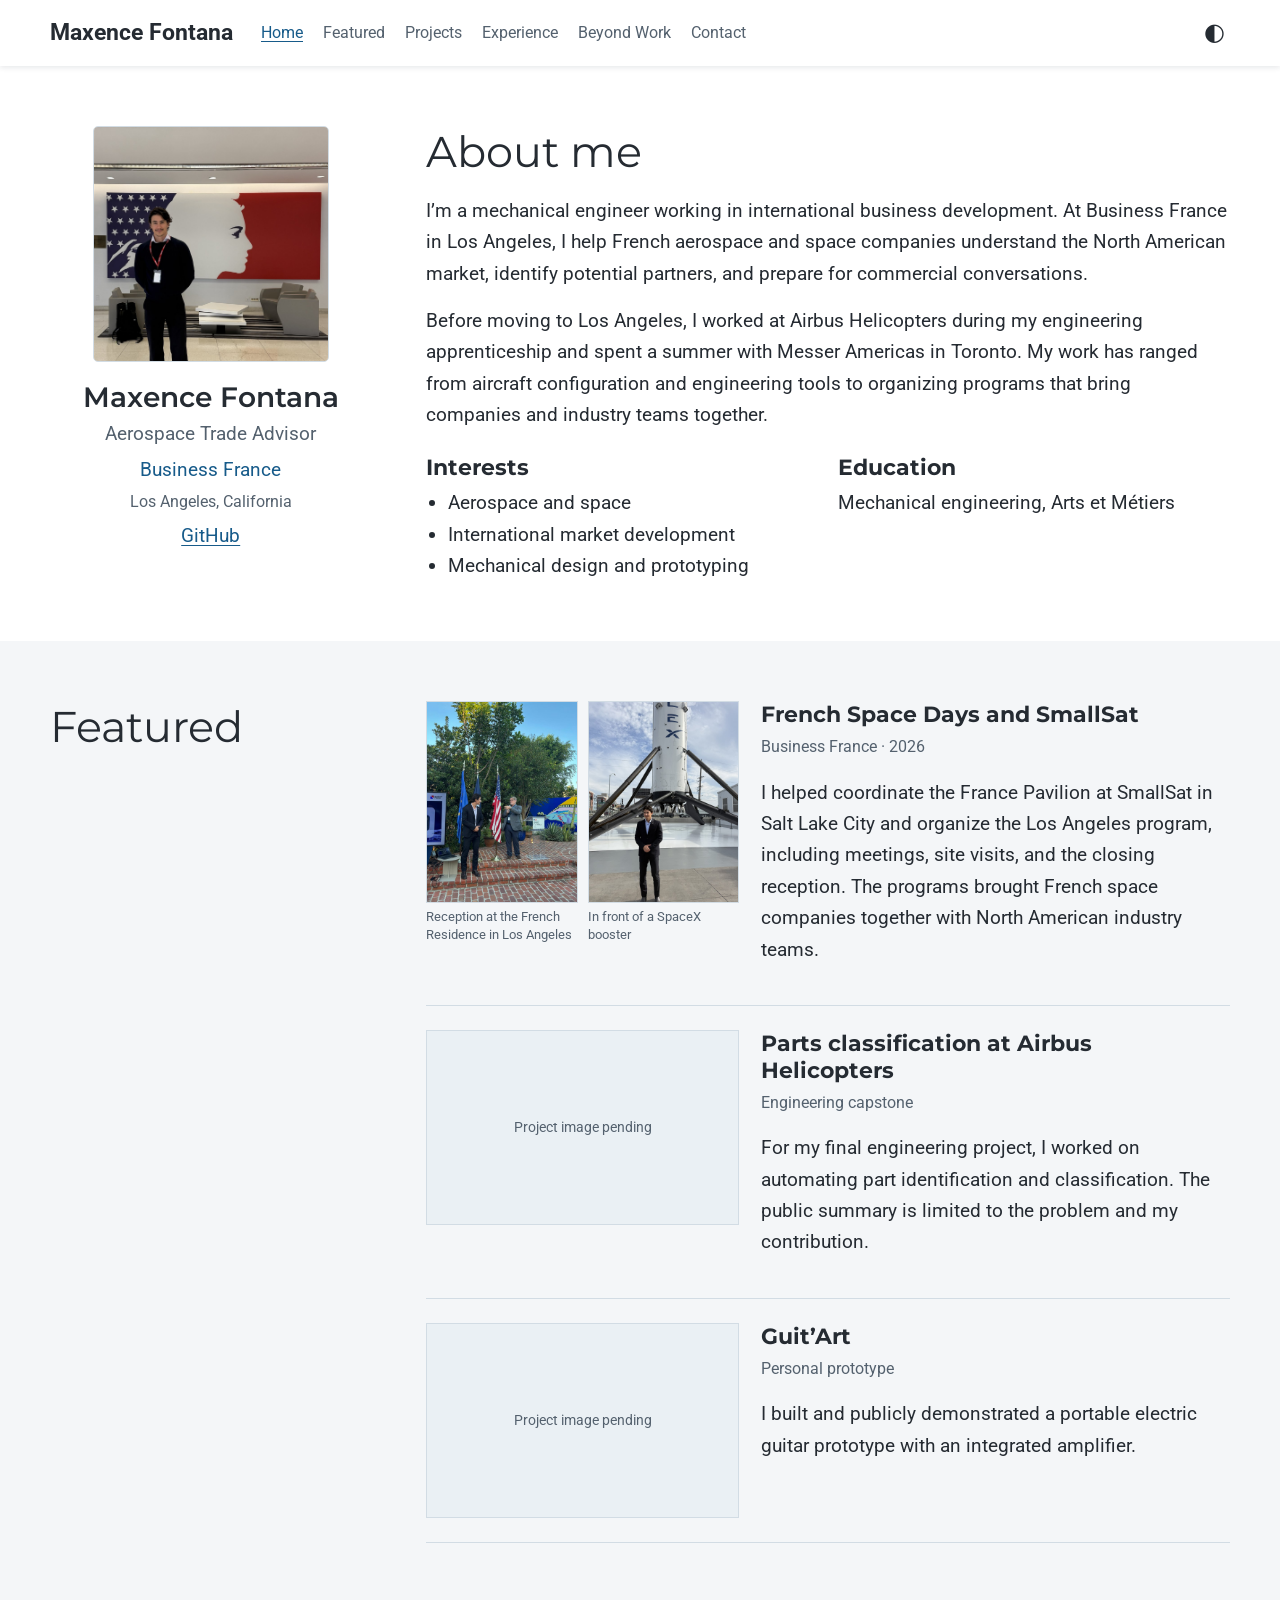
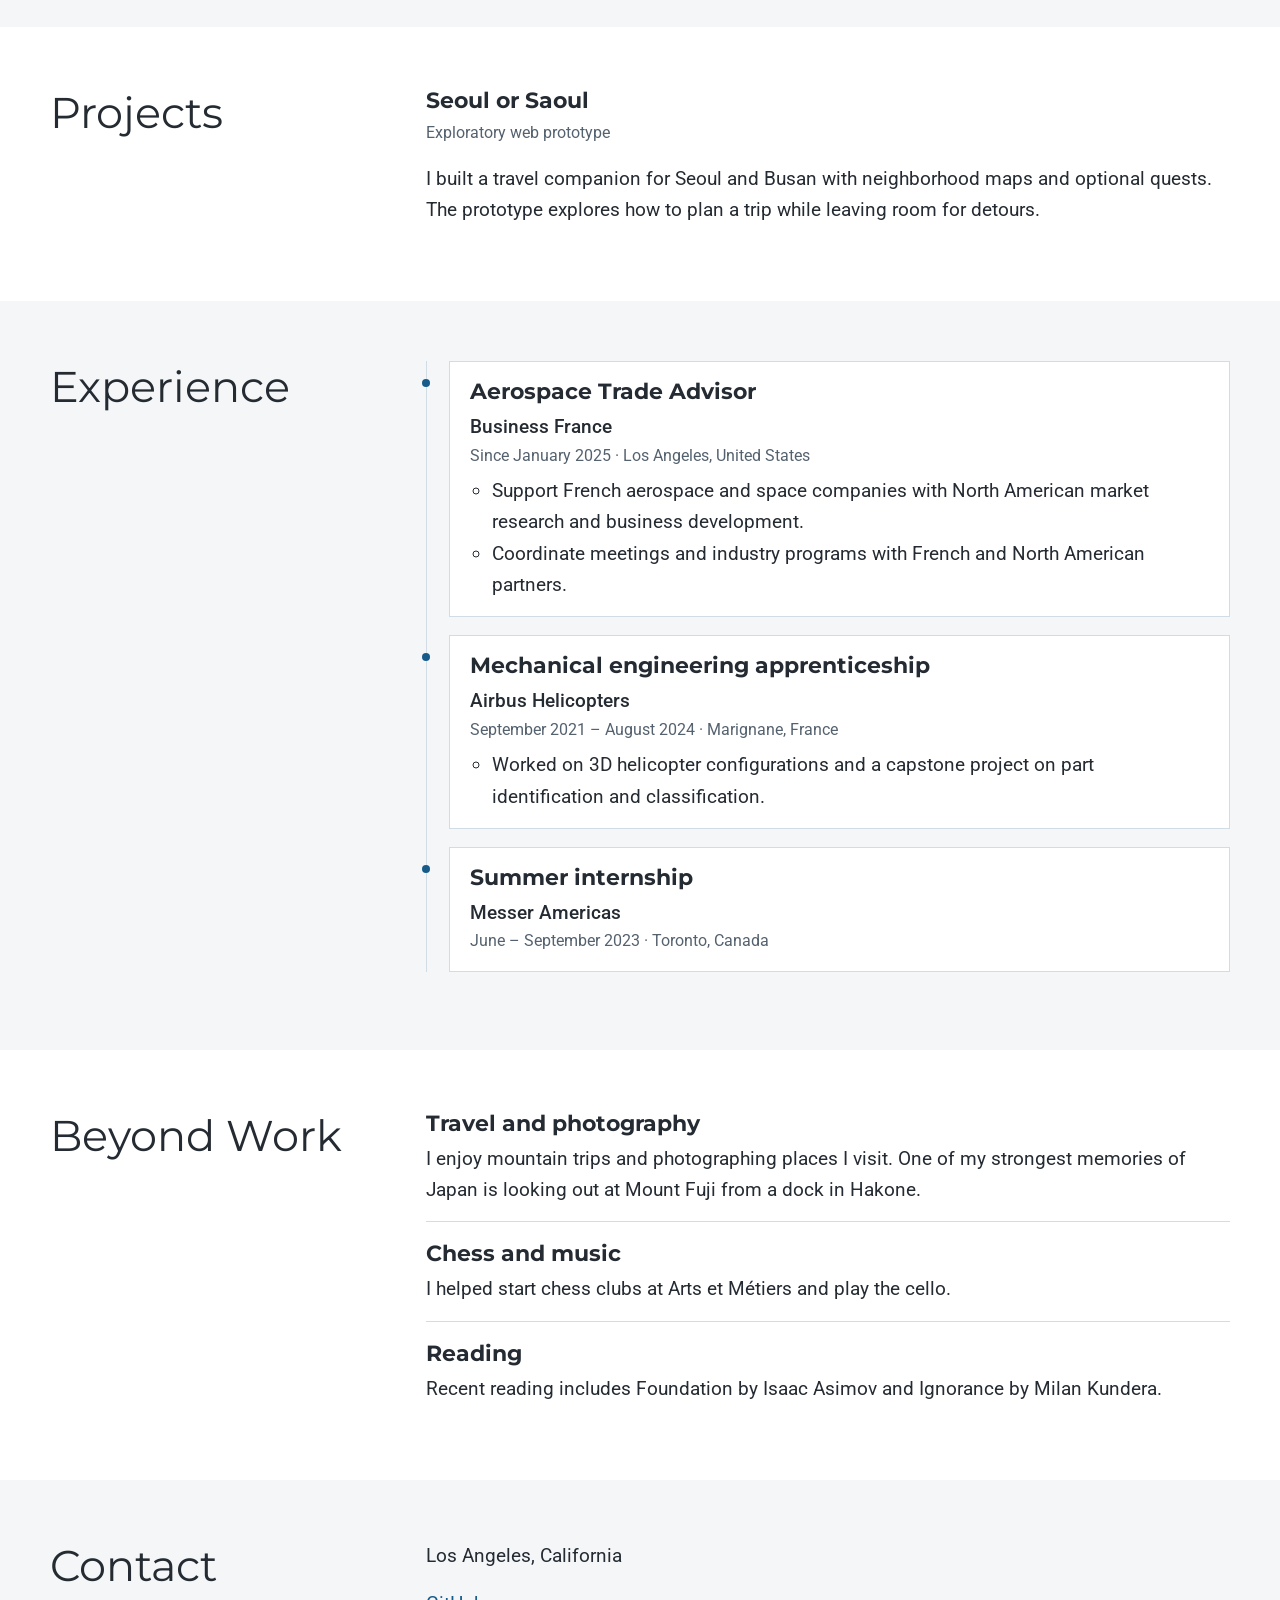
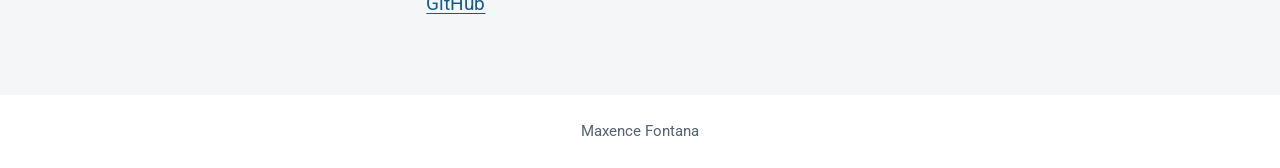
<file: public/index.html>
<!doctype html><html lang="en" data-theme="light"><head><meta charset="utf-8"><meta name="viewport" content="width=device-width,initial-scale=1"><meta name="description" content="Maxence Fontana, mechanical engineer and aerospace trade advisor in Los Angeles. Selected projects and experience."><title>Maxence Fontana</title><link rel="stylesheet" href="https://fonts.googleapis.com/css2?family=Montserrat:wght@400;600;700&family=Roboto:wght@400;500;700&display=swap"><link rel="stylesheet" href="site.css"></head><body><a class="skip" href="#main">Skip to content</a><header><div class="wrap toolbar"><button hidden id="menu" type="button" aria-controls="nav" aria-expanded="false">☰ <span class="sr">Menu</span></button><a class="brand" href="#home">Maxence Fontana</a><nav id="nav" aria-label="Main navigation"><a href="#home" aria-current="location">Home</a><a href="#featured">Featured</a><a href="#projects">Projects</a><a href="#experience">Experience</a><a href="#beyond">Beyond Work</a><a href="#contact">Contact</a></nav><details class="theme"><summary aria-label="Display preferences">◐</summary><fieldset><legend class="sr">Color theme</legend><label><input type="radio" name="theme" value="light" checked> Light</label><label><input type="radio" name="theme" value="dark"> Dark</label><label><input type="radio" name="theme" value="automatic"> Automatic</label></fieldset></details></div></header><main id="main"><section class="band" id="home"><div class="wrap biography"><aside class="profile"><img class="portrait" src="maxence-portrait.jpg" alt="Maxence Fontana in front of a mural with French and American symbols" decoding="async"><p class="person">Maxence Fontana</p><p class="position">Aerospace Trade Advisor</p><p class="org">Business France</p><p class="muted">Los Angeles, California</p><p><a href="https://github.com/m2xence">GitHub</a></p></aside><div><h1>About me</h1><p>I’m a mechanical engineer working in international business development. At Business France in Los Angeles, I help French aerospace and space companies understand the North American market, identify potential partners, and prepare for commercial conversations.</p><p>Before moving to Los Angeles, I worked at Airbus Helicopters during my engineering apprenticeship and spent a summer with Messer Americas in Toronto. My work has ranged from aircraft configuration and engineering tools to organizing programs that bring companies and industry teams together.</p><div class="bio-details"><div><h3>Interests</h3><ul><li>Aerospace and space</li><li>International market development</li><li>Mechanical design and prototyping</li></ul></div><div><h3>Education</h3><p>Mechanical engineering, Arts et Métiers</p></div></div></div></div></section><section id="featured" class="band alt"><div class="wrap sectional"><h2>Featured</h2><div><article class="feature"><div class="feature-photos"><figure><img class="thumbnail" src="los-angeles-reception.jpg" alt="Maxence Fontana onstage beside a speaker and flags" loading="lazy" decoding="async"><figcaption>Reception at the French Residence in Los Angeles</figcaption></figure><figure><img class="thumbnail" src="spacex-booster.jpg" alt="Maxence Fontana standing beneath a SpaceX booster" loading="lazy" decoding="async"><figcaption>In front of a SpaceX booster</figcaption></figure></div><div><h3>French Space Days and SmallSat</h3><p class="muted">Business France · 2026</p><p>I helped coordinate the France Pavilion at SmallSat in Salt Lake City and organize the Los Angeles program, including meetings, site visits, and the closing reception. The programs brought French space companies together with North American industry teams.</p></div></article><article class="feature"><div class="placeholder thumbnail">Project image pending</div><div><h3>Parts classification at Airbus Helicopters</h3><p class="muted">Engineering capstone</p><p>For my final engineering project, I worked on automating part identification and classification. The public summary is limited to the problem and my contribution.</p></div></article><article class="feature"><div class="placeholder thumbnail">Project image pending</div><div><h3>Guit’Art</h3><p class="muted">Personal prototype</p><p>I built and publicly demonstrated a portable electric guitar prototype with an integrated amplifier.</p></div></article></div></div></section><section id="projects" class="band "><div class="wrap sectional"><h2>Projects</h2><div><article class="entry"><h3>Seoul or Saoul</h3><p class="muted">Exploratory web prototype</p><p>I built a travel companion for Seoul and Busan with neighborhood maps and optional quests. The prototype explores how to plan a trip while leaving room for detours.</p></article></div></div></section><section id="experience" class="band alt"><div class="wrap sectional"><h2>Experience</h2><div><ol class="timeline"><li><article><h3>Aerospace Trade Advisor</h3><p class="company">Business France</p><p class="muted">Since January 2025 · Los Angeles, United States</p><ul><li>Support French aerospace and space companies with North American market research and business development.</li><li>Coordinate meetings and industry programs with French and North American partners.</li></ul></article></li><li><article><h3>Mechanical engineering apprenticeship</h3><p class="company">Airbus Helicopters</p><p class="muted">September 2021 – August 2024 · Marignane, France</p><ul><li>Worked on 3D helicopter configurations and a capstone project on part identification and classification.</li></ul></article></li><li><article><h3>Summer internship</h3><p class="company">Messer Americas</p><p class="muted">June – September 2023 · Toronto, Canada</p></article></li></ol></div></div></section><section id="beyond" class="band "><div class="wrap sectional"><h2>Beyond Work</h2><div><article class="entry"><h3>Travel and photography</h3><p>I enjoy mountain trips and photographing places I visit. One of my strongest memories of Japan is looking out at Mount Fuji from a dock in Hakone.</p></article><article class="entry"><h3>Chess and music</h3><p>I helped start chess clubs at Arts et Métiers and play the cello.</p></article><article class="entry"><h3>Reading</h3><p>Recent reading includes Foundation by Isaac Asimov and Ignorance by Milan Kundera.</p></article></div></div></section><section id="contact" class="band alt"><div class="wrap sectional"><h2>Contact</h2><div><p>Los Angeles, California</p><p><a href="https://github.com/m2xence">GitHub</a></p></div></div></section></main><footer>Maxence Fontana</footer><script src="menu.js" defer></script></body></html>
</file>
<file: public/site.css>
*{box-sizing:border-box}
:root{color-scheme:light;--bg:#fff;--alt:#f4f6f8;--ink:#252b32;--muted:#54616e;--blue:#175b8a;--line:#d2dce4;--blank:#eaf0f4;--shadow:#10213618}
[data-theme=dark]{color-scheme:dark;--bg:#20252c;--alt:#292f38;--ink:#f0f3f7;--muted:#c1cad6;--blue:#9bd4ff;--line:#4e5968;--blank:#323d49;--shadow:#0004}
@media(prefers-color-scheme:dark){[data-theme=automatic]{color-scheme:dark;--bg:#20252c;--alt:#292f38;--ink:#f0f3f7;--muted:#c1cad6;--blue:#9bd4ff;--line:#4e5968;--blank:#323d49;--shadow:#0004}}
html{scroll-padding-top:88px}
body{margin:0;background:var(--bg);color:var(--ink);font:19px/1.65 Roboto,Arial,sans-serif}
a{color:var(--blue);text-underline-offset:.18em}button,summary{font:inherit;color:inherit}
:focus-visible{outline:2px solid var(--blue);outline-offset:4px}[hidden]{display:none!important}
.sr,.skip:not(:focus){position:absolute;width:1px;height:1px;overflow:hidden;clip-path:inset(50%)}
.skip:focus{position:fixed;top:8px;left:8px;background:var(--bg);padding:8px;z-index:5}
.wrap{width:min(1180px,calc(100% - 64px));margin-inline:auto}
header{position:sticky;top:0;z-index:3;background:var(--bg);box-shadow:0 2px 5px var(--shadow)}
.toolbar{min-height:66px;display:flex;align-items:center;gap:28px;position:relative}
.brand{font-size:23px;font-weight:700;color:var(--ink);text-decoration:none;white-space:nowrap}
nav{display:flex;gap:20px;flex-wrap:wrap;font-size:16px}
nav a{color:var(--muted);text-decoration:none}
nav a:hover,nav [aria-current]{color:var(--blue);text-decoration:underline}
.theme{margin-left:auto;position:relative;font-size:16px}
summary{cursor:pointer;list-style:none;font-size:24px;padding:5px}
summary::-webkit-details-marker{display:none}
fieldset{position:absolute;right:0;top:100%;min-width:154px;margin:0;border:1px solid var(--line);background:var(--bg);padding:8px 12px;box-shadow:0 2px 5px var(--shadow)}
fieldset label{display:block;white-space:nowrap;padding:3px 0}
#menu{border:0;background:none;cursor:pointer;padding:5px}
.band{padding:60px 0}.alt{background:var(--alt)}
.biography,.sectional{display:grid;grid-template-columns:minmax(210px, .8fr) minmax(0, 2fr);gap:55px}
.profile{text-align:center}.profile p{margin:4px 0}
.portrait,.thumbnail{display:block;object-fit:cover;background:var(--blank);border:1px solid var(--line)}
.portrait{width:min(236px,100%);aspect-ratio:1;margin:0 auto 18px;border-radius:5px}
.placeholder{display:grid;place-items:center;color:var(--muted);font-size:14px;text-align:center;padding:8px}
.person,h1,h2,h3{font-family:Montserrat,Arial,sans-serif;line-height:1.23}
.person{font-size:28px;font-weight:600}.position{color:var(--muted)}.org{color:var(--blue)}
h1,h2{font-size:clamp(33px,4vw,43px);font-weight:400;margin:0 0 16px}
h3{font-size:22px;margin:0 0 6px;font-weight:700}
p{margin:0 0 16px}.muted{color:var(--muted);font-size:16px}
.bio-details{display:grid;grid-template-columns:1fr 1fr;gap:20px;margin-top:24px}
.bio-details ul{padding-left:1.15em;margin:0}
.feature{display:grid;grid-template-columns:minmax(130px, 2fr) minmax(0,3fr);gap:22px;padding:0 0 24px;margin:0 0 24px;border-bottom:1px solid var(--line)}
.thumbnail{width:100%;aspect-ratio:16/10}.entry+ .entry{border-top:1px solid var(--line);padding-top:18px}
.timeline{list-style:none;margin:0;padding-left:22px;border-left:1px solid var(--line)}
.timeline>li{position:relative;margin-bottom:18px}.timeline>li:before{content:"";position:absolute;left:-27px;top:18px;width:8px;height:8px;background:var(--blue);border-radius:50%}
.timeline article{background:var(--bg);border:1px solid var(--line);padding:16px 20px}
.timeline p,.timeline ul{margin:0}.timeline ul{padding-left:1.15em;margin-top:6px}
.company{font-weight:500}footer{text-align:center;padding:24px;color:var(--muted);font-size:15px}
@media(max-width:820px){body{font-size:16px}.wrap{width:calc(100% - 32px)}.toolbar{min-height:52px;gap:10px;flex-wrap:wrap}.brand{font-size:19px}.toolbar nav{flex-basis:100%;order:3;gap:10px 18px;padding-bottom:10px}.band{padding:32px 0}.biography,.sectional{grid-template-columns:1fr;gap:18px}.portrait{width:min(200px,100%)}.profile{margin-bottom:14px}html{scroll-padding-top:68px}}
@media(max-width:460px){.feature,.bio-details{grid-template-columns:1fr}.thumbnail{max-width:350px}}


img.portrait{object-position:50% 84%}
.feature-photos{display:grid;grid-template-columns:repeat(2,minmax(0,1fr));gap:10px;align-items:start}
.feature-photos figure{margin:0}
.feature-photos img.thumbnail{aspect-ratio:3/4}
.feature-photos figcaption{color:var(--muted);font-size:13px;line-height:1.35;margin-top:5px}
@media(max-width:460px){.feature-photos{order:1}}
</file>
